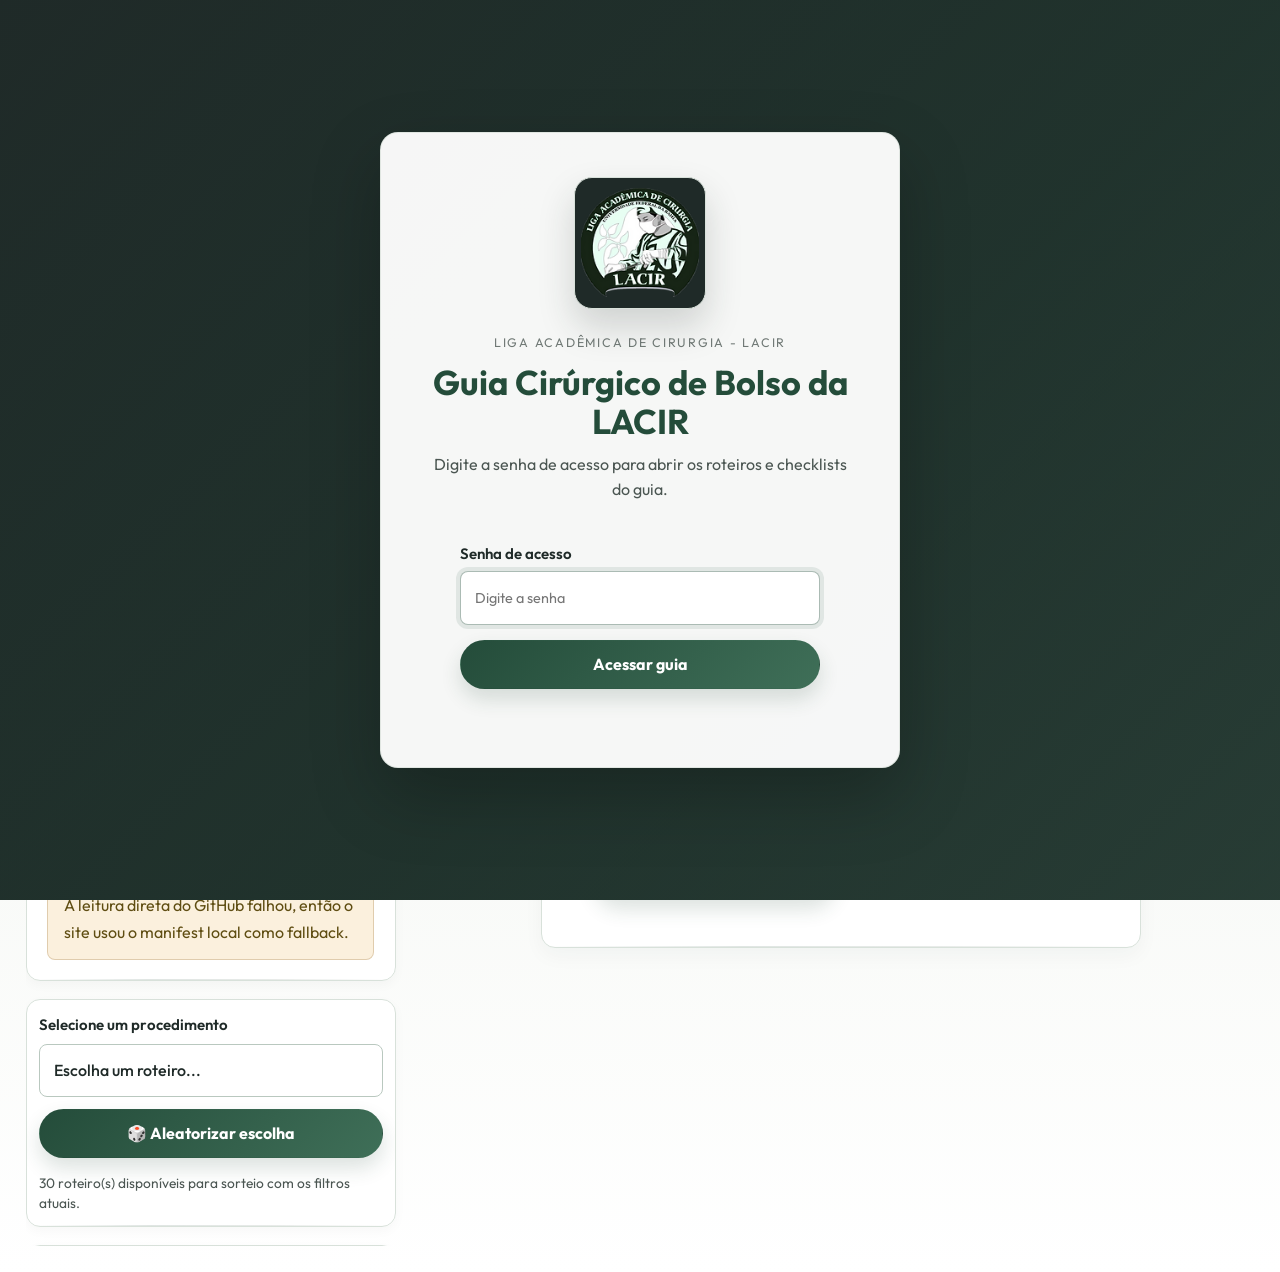
<file: index.html>
<!doctype html>
<html lang="pt-BR">
  <head>
    <meta charset="UTF-8" />
    <meta name="viewport" content="width=device-width, initial-scale=1.0" />
    <title>Guia de Cirurgia de Bolso da LACIR</title>
    <link rel="preconnect" href="https://fonts.googleapis.com">
    <link rel="preconnect" href="https://fonts.gstatic.com" crossorigin>
    <link href="https://fonts.googleapis.com/css2?family=Inter:wght@400;500;600;700&family=Outfit:wght@400;500;600;700&display=swap" rel="stylesheet">
    <meta name="description" content="Guia cirúrgico de bolso da LACIR, com roteiros práticos, checklists de estudo e sequências passo a passo para procedimentos cirúrgicos." />
    <meta name="theme-color" content="#244C3A" />

    <!-- Open Graph / Facebook -->
    <meta property="og:type" content="website" />
    <meta property="og:title" content="Guia de Cirurgia de Bolso da LACIR" />
    <meta property="og:description" content="Roteiros práticos, checklists e sequências de estudo para procedimentos cirúrgicos." />
    <meta property="og:image" content="assets/lacir-logo.png" />

    <!-- Twitter/X -->
    <meta name="twitter:card" content="summary_large_image" />
    <meta name="twitter:title" content="Guia de Cirurgia de Bolso da LACIR" />
    <meta name="twitter:description" content="Roteiros práticos, checklists e sequências de estudo para procedimentos cirúrgicos." />
    <meta name="twitter:image" content="assets/lacir-logo.png" />

    <link
      rel="icon"
      type="image/svg+xml"
      href="data:image/svg+xml,%3Csvg xmlns='http://www.w3.org/2000/svg' viewBox='0 0 64 64'%3E%3Crect width='64' height='64' rx='10' fill='%23244C3A'/%3E%3Ctext x='32' y='38' text-anchor='middle' font-family='Arial,sans-serif' font-size='15' font-weight='700' fill='white'%3ELACIR%3C/text%3E%3C/svg%3E"
    />
    <link rel="stylesheet" href="styles.css" />
  </head>
  <body>
    <section id="accessGate" class="access-gate" aria-labelledby="accessGateTitle">
      <div class="access-gate-card">
        <div class="access-logo-mark" data-logo-src="assets/lacir-logo-oficial.png">
          <img
            alt="Logo da LACIR"
            class="lacir-logo"
            width="96"
            height="96"
            loading="eager"
            decoding="async"
            hidden
          />
          <span class="lacir-logo-fallback" role="img" aria-label="Logo da LACIR">
            LACIR
          </span>
        </div>

        <div class="access-gate-copy">
          <p class="eyebrow">Liga Acadêmica de Cirurgia - LACIR</p>
          <h2 id="accessGateTitle">Guia Cirúrgico de Bolso da LACIR</h2>
          <p>Digite a senha de acesso para abrir os roteiros e checklists do guia.</p>
        </div>

        <form id="accessGateForm" class="access-gate-form" autocomplete="off">
          <label class="field access-password-field" for="accessPasswordInput">
            <span>Senha de acesso</span>
            <input
              type="password"
              id="accessPasswordInput"
              inputmode="text"
              autocomplete="current-password"
              placeholder="Digite a senha"
            />
          </label>

          <button type="submit" class="button button-primary access-gate-button">
            Acessar guia
          </button>

          <p id="accessGateMessage" class="access-gate-message" aria-live="polite"></p>
        </form>
      </div>
    </section>

    <div class="page-shell">
      <header class="topbar">
        <div class="topbar-main">
          <div class="lacir-logo-frame" data-logo-src="assets/lacir-logo-oficial.png">
            <img
              alt="Logo da LACIR"
              class="lacir-logo"
              width="72"
              height="72"
              loading="eager"
              decoding="async"
              hidden
            />
            <span class="lacir-logo-fallback" role="img" aria-label="Logo da LACIR">
              LACIR
            </span>
          </div>

          <div class="topbar-copy">
            <p class="eyebrow">Liga Acadêmica de Cirurgia - LACIR</p>
            <h1>Guia de Cirurgia de Bolso da LACIR</h1>
            <p class="topbar-description">
              Roteiros práticos, checklists e sequências de estudo para procedimentos cirúrgicos.
            </p>
          </div>
        </div>

        <div class="topbar-actions">
          <button type="button" id="clearSavedProgressButton" class="button button-ghost">
            Limpar progresso
          </button>
        </div>
      </header>

      <nav class="main-nav">
        <button type="button" id="practiceSectionTab" class="nav-tab is-active">
          <span class="nav-tab-icon">📖</span> Roteiros Práticos
        </button>
        <button type="button" id="theorySectionTab" class="nav-tab">
          <span class="nav-tab-icon">🔧</span> Teoria Cirúrgica
        </button>
      </nav>

      <section class="panel status-panel">
        <div class="status-container-compact">
          <div class="status-left">
            <span class="status-icon">📚</span>
            <p id="statusMessage" class="status-message" aria-live="polite">
              Preparando leitura dos roteiros...
            </p>
          </div>
          <div class="status-center">
            <div class="loading-panel-simple">
              <div class="progress-track" aria-hidden="true">
                <div id="loadingProgressBar" class="progress-fill"></div>
              </div>
            </div>
          </div>
          <div class="status-right">
            <button type="button" id="reloadProceduresButton" class="button button-secondary button-compact">
              Recarregar
            </button>
          </div>
        </div>

        <!-- Elementos técnicos legados mantidos ocultos para compatibilidade com o script.js -->
        <div class="hidden-technical-elements" style="display: none !important;">
          <details class="status-details">
            <summary>Detalhes da sincronização</summary>
            <div class="status-grid">
              <article class="status-card">
                <span class="status-label">Roteiros únicos</span>
                <strong id="loadedProcedureCount">0</strong>
                <small id="statusProcedureBreakdown">Aguardando carregamento</small>
              </article>
              <article class="status-card">
                <span class="status-label">Fonte dos roteiros</span>
                <strong id="dataSourceLabel">Carregando</strong>
                <small id="configSummary">Configuração ainda não lida.</small>
              </article>
              <article class="status-card">
                <span class="status-label">Arquivos processados</span>
                <strong id="fileLoadSummary">0</strong>
                <small id="issueSummary">Sem erros de importação.</small>
              </article>
            </div>
            <div class="loading-panel" aria-live="polite">
              <div class="loading-meta">
                <span id="loadingLabel">Aguardando</span>
                <span id="loadingCounter">0 / 0</span>
              </div>
            </div>
          </details>

          <div class="status-actions">
            <button type="button" id="importSingleButton">Importar arquivo local</button>
            <button type="button" id="importMultipleButton">Importar vários arquivos locais</button>
            <button type="button" id="clearLocalImportsButton">Limpar importação local</button>
          </div>

          <input
            type="file"
            id="singleFileInput"
            accept=".json,.txt,application/json,text/plain"
            hidden
          />
          <input
            type="file"
            id="multipleFilesInput"
            accept=".json,.txt,application/json,text/plain"
            multiple
            hidden
          />
        </div>
      </section>

      <div id="practiceSection" class="main-section">
        <div class="layout">
        <aside class="sidebar">
          <section class="panel sidebar-intro">
            <div class="panel-heading">
              <div>
                <p class="eyebrow">Seleção</p>
                <h2>Roteiros</h2>
              </div>

              <span id="procedureCountBadge" class="badge neutral-badge">0 / 0</span>
            </div>

            <p class="sidebar-copy">
              Busque por nome, filtre por categoria e escolha um roteiro para estudar no modo
              completo ou na sequência passo a passo.
            </p>

            <label class="field">
              <span>Buscar por nome</span>
              <input
                type="search"
                id="searchInput"
                placeholder="Ex.: punção lombar, paracentese, sutura..."
                autocomplete="off"
              />
            </label>

            <label class="field">
              <span>Categoria</span>
              <select id="categoryFilter">
                <option value="all">Todas as categorias</option>
              </select>
            </label>

            <div class="favorites-filter-container">
              <button type="button" id="toggleFavoritesFilterButton" class="button button-secondary button-full">
                Filtrar favoritos <span>☆</span>
              </button>
            </div>

            <div id="loadMessage" class="message hidden" aria-live="polite"></div>
          </section>

          <section class="panel procedure-panel">
            <div id="quickProcedurePicker" class="quick-picker" style="border: none; padding: 0; background: transparent; margin: 0; display: grid; gap: 12px;">
              <label class="field" style="margin-top: 0;">
                <span>Selecione um procedimento</span>
                <select id="quickProcedureSelect" class="procedure-select-dropdown">
                  <option value="">Escolha um roteiro...</option>
                </select>
              </label>

              <button
                type="button"
                id="randomProcedureButton"
                class="button button-primary quick-random-button"
                style="width: 100%;"
              >
                🎲 Aleatorizar escolha
              </button>

              <p id="quickProcedureHint" class="quick-picker-hint" style="margin-top: 4px;">
                O sorteio usa os roteiros visíveis com os filtros atuais.
              </p>
            </div>

            <div id="procedureList" style="display: none !important;"></div>
          </section>

          <section class="panel issues-panel">
            <div class="panel-heading">
              <div>
                <p class="eyebrow">Validação</p>
                <h2>Erros de importação</h2>
              </div>

              <span id="issueCountBadge" class="badge muted">0</span>
            </div>

            <div id="issuesList" class="issues-list" aria-live="polite"></div>
          </section>
        </aside>

        <main class="content">
          <section id="emptyState" class="empty-state">
            <div class="empty-state-card">
              <div class="empty-logo-mark" data-logo-src="assets/lacir-logo-oficial.png">
                <img
                  alt="Logo da LACIR"
                  class="lacir-logo"
                  width="56"
                  height="56"
                  loading="lazy"
                  decoding="async"
                  hidden
                />
                <span class="lacir-logo-fallback" role="img" aria-label="Logo da LACIR">
                  LACIR
                </span>
              </div>
              <p class="eyebrow">Guia de Bolso LACIR</p>
              <h2 id="emptyStateTitle">Escolha um procedimento para começar</h2>
              <p id="emptyStateText">
                Selecione um roteiro na barra lateral para revisar as etapas críticas no Modo Estudo ou treinar a sequência passo a passo no Modo Sequência.
              </p>
              <div class="empty-state-actions">
                <button type="button" id="hubViewListButton" class="button button-primary">
                  <span class="action-icon">📖</span> Ver roteiros
                </button>
                <button type="button" id="hubRandomButton" class="button button-secondary">
                  <span class="action-icon">🎲</span> Aleatorizar escolha
                </button>
              </div>
            </div>
          </section>

          <section id="procedureView" class="procedure-view hidden">
            <article class="hero panel">
              <div class="hero-copy">
                <div class="hero-meta-row">
                  <span id="selectedCategory" class="badge category-badge"></span>
                  <span id="selectedStepSummary" class="badge neutral-badge"></span>
                  <span id="selectedSourceBadge" class="badge muted"></span>
                </div>

                <div class="hero-title-row">
                  <h2 id="selectedProcedureName"></h2>
                  <button type="button" id="selectedProcedureFavoriteButton" class="favorite-hero-button" title="Adicionar aos favoritos" aria-label="Favoritar procedimento">
                    ☆
                  </button>
                </div>
                <p id="selectedProcedureDescription" class="hero-description"></p>

                <div class="hero-file-row">
                  <span id="selectedFileLabel" class="hero-file-label"></span>
                </div>

                <div class="hero-actions">
                  <button type="button" id="studyModeButton" class="button button-primary">
                    Modo Estudo
                  </button>
                  <button type="button" id="sequenceModeButton" class="button button-secondary">
                    Modo Sequência
                  </button>
                  <button type="button" id="focusModeButton" class="button button-secondary">
                    Modo Foco
                  </button>
                  <button type="button" id="backToStartButton" class="button button-ghost">
                    Voltar ao início
                  </button>
                </div>
              </div>

              <div id="heroImageWrapper" class="hero-image-wrapper hidden">
                <img id="heroImage" alt="" />
              </div>
            </article>

            <section id="studyView" class="view-block">
              <div class="panel info-panel">
                <div class="section-header info-section-header">
                  <div>
                    <p class="eyebrow">Informações adicionais</p>
                    <h3>Informações do procedimento</h3>
                  </div>
                  <div class="info-global-actions">
                    <button type="button" id="openAllInfoButton" class="button button-ghost button-compact">
                      <span class="action-icon">📂</span> Abrir tudo
                    </button>
                    <button type="button" id="closeAllInfoButton" class="button button-ghost button-compact">
                      <span class="action-icon">📁</span> Fechar tudo
                    </button>
                    <button type="button" id="stepsOnlyButton" class="button button-ghost button-compact">
                      <span class="action-icon">🎯</span> Mostrar só passos
                    </button>
                  </div>
                </div>

                <div id="detailsContainer" class="details-grid"></div>
              </div>

              <div class="panel">
                <div class="section-header">
                  <div>
                    <p class="eyebrow">Checklist detalhado</p>
                    <h3>Passos do procedimento</h3>
                  </div>

                  <button type="button" id="clearChecklistButton" class="button button-ghost">
                    Desmarcar tudo
                  </button>
                </div>

                <div id="checklistProgressText" class="section-meta"></div>
                <div id="studyStepsList" class="step-list"></div>
              </div>
            </section>

            <section id="sequenceSection" class="view-block hidden">
              <div id="sequenceSummary" class="panel sequence-summary">
                <div class="sequence-topline">
                  <div>
                    <p class="eyebrow">Treino de sequência</p>
                    <h3>Progresso atual</h3>
                  </div>

                  <div class="sequence-summary-actions">
                    <div id="sequenceCounter" class="sequence-counter">0 / 0</div>
                    <button
                      type="button"
                      id="toggleSequencePinButton"
                      class="button button-ghost button-compact sequence-pin-toggle"
                    >
                      Desfixar do topo
                    </button>
                  </div>
                </div>

                <div class="progress-track" aria-hidden="true">
                  <div id="sequenceProgressBar" class="progress-fill"></div>
                </div>

                <div class="sequence-controls">
                  <button type="button" id="previousStepButton" class="button button-ghost">
                    Voltar um passo
                  </button>
                  <button type="button" id="nextStepButton" class="button button-primary">
                    Próximo passo
                  </button>
                  <button type="button" id="restartSequenceButton" class="button button-secondary">
                    Reiniciar procedimento
                  </button>
                </div>

                <p class="sequence-shortcut-hint">
                  Dica: <strong>Espaço</strong> avança, <strong>&larr;</strong> volta e
                  <strong>R</strong> reinicia.
                </p>
              </div>

              <div class="panel">
                <div class="section-header">
                  <div>
                    <p class="eyebrow">Sequência revelada</p>
                    <h3>Passos já exibidos</h3>
                  </div>
                </div>

                <div id="sequenceIntro" class="sequence-intro">
                  Clique em <strong>Próximo passo</strong> para revelar a sequência do procedimento.
                </div>

                <div id="sequenceStepsList" class="step-list"></div>
              </div>

              <div class="sequence-mobile-bar" aria-label="Controles rápidos da sequência">
                <button type="button" id="mobilePreviousStepButton" class="button button-ghost">
                  Voltar
                </button>
                <button type="button" id="mobileNextStepButton" class="button button-primary">
                  Próximo
                </button>
                <button type="button" id="mobileRestartSequenceButton" class="button button-secondary">
                  Reiniciar
                </button>
              </div>
            </section>
          </section>
        </main>
      </div>
      </div> <!-- Close #practiceSection -->

      <div id="theorySection" class="main-section hidden">
        <div class="teoria-layout">
          <aside class="teoria-sidebar">
            <section class="panel teoria-sidebar-panel">
              <div class="panel-heading">
                <div>
                  <p class="eyebrow">Conteúdo</p>
                  <h2>Teoria Cirúrgica</h2>
                </div>
              </div>
              <p class="sidebar-copy">
                Estude os fundamentos cirúrgicos teóricos, visite materiais e teste seus conhecimentos com perguntas rápidas.
              </p>
              <div id="teoriaModulesList" class="teoria-modules-list">
                <!-- Modules loaded dynamically -->
              </div>
            </section>
          </aside>

          <main class="teoria-content">
            <div id="teoriaEmptyState" class="teoria-empty-state">
              <div class="empty-state-card">
                <div class="empty-logo-mark">🔧</div>
                <p class="eyebrow">Teoria Cirúrgica</p>
                <h2>Selecione um módulo teórico</h2>
                <p>Escolha um dos temas na barra lateral para começar seu estudo teórico, visualizar os instrumentais e realizar revisões.</p>
              </div>
            </div>

            <div id="teoriaActiveModule" class="teoria-active-module hidden">
              <!-- Active module content loaded dynamically -->
            </div>
          </main>
        </div>
      </div>
    </div>

    <script src="script.js"></script>
    <script src="teoria.js"></script>
  </body>
</html>
</file>
<file: styles.css>
:root {
  --bg: #f6f8f5;
  --bg-soft: #eef5f0;
  --surface: rgba(255, 255, 255, 0.98);
  --surface-strong: #ffffff;
  --surface-muted: #eef5f0;
  --border: #d8e1da;
  --border-strong: #b9c8bf;
  --text: #1f2a28;
  --muted: #4b5652;
  --accent: #244c3a;
  --accent-strong: #1f2a28;
  --accent-soft: #ddeae2;
  --green: #3f6f58;
  --green-soft: #eef5f0;
  --critical: #244c3a;
  --critical-soft: #eef5f0;
  --warning: #74621c;
  --warning-soft: #fff4d6;
  --shadow: 0 8px 20px rgba(31, 42, 40, 0.04);
  --shadow-soft: 0 4px 12px rgba(31, 42, 40, 0.03);
  --radius-lg: 14px;
  --radius-md: 10px;
  --radius-sm: 8px;
  --sans: "Outfit", "Inter", "Segoe UI Variable", "Segoe UI", sans-serif;
  --serif: "Outfit", "Iowan Old Style", "Georgia", serif;
}

* {
  box-sizing: border-box;
}

html {
  scroll-behavior: smooth;
}

body {
  margin: 0;
  min-height: 100vh;
  font-family: var(--sans);
  font-size: 1rem;
  line-height: 1.7;
  color: var(--text);
  overflow-x: hidden;
  overflow-y: auto;
  background: linear-gradient(180deg, var(--bg-soft) 0%, var(--bg) 56%, #ffffff 100%);
}

body::before {
  content: "";
  position: fixed;
  inset: 0;
  pointer-events: none;
  background-image:
    linear-gradient(rgba(36, 76, 58, 0.025) 1px, transparent 1px),
    linear-gradient(90deg, rgba(66, 93, 74, 0.025) 1px, transparent 1px);
  background-size: 36px 36px;
  opacity: 0.58;
  mask-image: linear-gradient(180deg, rgba(0, 0, 0, 0.26), transparent 86%);
}

img {
  max-width: 100%;
  display: block;
}

button,
input,
select {
  font: inherit;
}

button {
  cursor: pointer;
  border: 0;
}

button:focus-visible,
input:focus-visible,
select:focus-visible,
summary:focus-visible,
.step-check:focus-within {
  outline: 3px solid rgba(36, 76, 58, 0.22);
  outline-offset: 3px;
}

.hidden {
  display: none !important;
}

[hidden] {
  display: none !important;
}

.page-shell {
  max-width: 1740px;
  margin: 0 auto;
  padding: clamp(16px, 2vw, 28px);
}

.access-gate {
  position: fixed;
  inset: 0;
  z-index: 1000;
  display: grid;
  place-items: center;
  padding: 24px;
  background:
    linear-gradient(rgba(31, 42, 40, 0.74), rgba(31, 42, 40, 0.74)),
    linear-gradient(135deg, #1f2a28 0%, #244c3a 58%, #3f6f58 100%);
}

.access-gate.is-unlocked {
  display: none;
}

.access-gate-card {
  width: min(100%, 520px);
  display: grid;
  justify-items: center;
  gap: 24px;
  padding: clamp(26px, 5vw, 44px);
  border: 1px solid rgba(216, 225, 218, 0.72);
  border-radius: 18px;
  background: rgba(255, 255, 255, 0.96);
  box-shadow: 0 28px 70px rgba(0, 0, 0, 0.24);
  text-align: center;
}

.access-logo-mark {
  display: inline-grid;
  place-items: center;
  width: clamp(92px, 18vw, 132px);
  height: clamp(92px, 18vw, 132px);
  padding: 6px;
  border: 1px solid var(--border);
  border-radius: 18px;
  background: #1f2a28;
  box-shadow: 0 18px 36px rgba(31, 42, 40, 0.18);
  overflow: hidden;
}

.access-gate-copy {
  display: grid;
  gap: 10px;
}

.access-gate-copy h2 {
  margin: 0;
  color: var(--accent);
  font-family: var(--serif);
  font-size: 2.15rem;
  line-height: 1.15;
  letter-spacing: 0;
}

.access-gate-copy p {
  max-width: 34rem;
  margin: 0 auto;
  color: var(--muted);
  line-height: 1.6;
}

.access-gate-form {
  width: min(100%, 360px);
  display: grid;
  gap: 14px;
}

.access-password-field {
  margin-top: 0;
  text-align: left;
}

.access-gate-button {
  width: 100%;
}

.access-gate-message {
  min-height: 1.4em;
  margin: 0;
  color: #74621c;
  font-size: 0.92rem;
  font-weight: 700;
}

.topbar {
  display: flex;
  align-items: center;
  justify-content: space-between;
  gap: 20px;
  padding: clamp(20px, 2vw, 26px) clamp(22px, 2.4vw, 32px);
  margin-bottom: 18px;
  border: 1px solid var(--border);
  border-top: 4px solid var(--accent);
  border-radius: var(--radius-lg);
  background: linear-gradient(135deg, #ffffff 0%, #f6f8f5 68%, rgba(221, 232, 218, 0.72) 100%);
  color: var(--text);
  box-shadow: var(--shadow-soft);
}

.topbar-main {
  display: flex;
  align-items: center;
  gap: 18px;
  min-width: 0;
}

.topbar-copy {
  display: grid;
  gap: 8px;
  max-width: 860px;
  min-width: 0;
}

.topbar h1,
.status-intro h2,
.hero h2,
.section-header h3,
.empty-state h2,
.procedure-card h3 {
  margin: 0;
  font-family: var(--serif);
  font-weight: 600;
  letter-spacing: 0;
}

.topbar h1 {
  color: var(--accent);
  font-size: 2.35rem;
  line-height: 1.12;
}

.topbar-description,
.status-message,
.sidebar-copy,
.hero-description,
.section-meta,
.procedure-card p,
.empty-state p,
.message,
.sequence-intro,
.detail-list,
.overview-card ul,
.step-description,
.status-card small,
.hero-file-label,
.issue-copy,
.topbar-description {
  color: var(--muted);
  line-height: 1.65;
}

.topbar-description {
  color: var(--muted);
  max-width: 760px;
  margin: 0;
}

.topbar-actions,
.status-actions,
.hero-actions,
.sequence-controls {
  display: flex;
  gap: 12px;
  flex-wrap: wrap;
}

.topbar-actions {
  justify-content: flex-end;
  flex: 0 0 auto;
}

.lacir-logo-frame,
.empty-logo-mark {
  display: inline-grid;
  place-items: center;
  flex: 0 0 auto;
  width: 68px;
  height: 68px;
  padding: 4px;
  border: 1px solid var(--border);
  border-radius: var(--radius-md);
  background: #1f2a28;
  box-shadow: 0 10px 20px rgba(31, 42, 40, 0.08);
  overflow: hidden;
}

.lacir-logo {
  width: 100%;
  height: 100%;
  object-fit: contain;
}

.lacir-logo-fallback {
  display: grid;
  place-items: center;
  width: 100%;
  height: 100%;
  border-radius: calc(var(--radius-md) - 2px);
  background: var(--accent);
  color: #ffffff;
  font-size: 0.74rem;
  font-weight: 800;
  letter-spacing: 0.08em;
}

.eyebrow {
  margin: 0;
  font-size: 0.78rem;
  letter-spacing: 0.14em;
  text-transform: uppercase;
  color: inherit;
  opacity: 0.78;
}

.layout {
  display: grid;
  grid-template-columns: minmax(330px, 380px) minmax(0, 1fr);
  gap: 22px;
  align-items: start;
}

.sidebar,
.content,
.view-block {
  display: grid;
  gap: 18px;
}

.sidebar {
  position: sticky;
  top: 18px;
  max-height: calc(100dvh - 36px);
  align-self: start;
  overflow-y: auto;
  overscroll-behavior: contain;
  -webkit-overflow-scrolling: touch;
  padding-right: 6px;
  margin-right: -6px;
  scrollbar-gutter: stable;
  scrollbar-width: thin;
  scrollbar-color: rgba(36, 76, 58, 0.32) transparent;
}

.panel,
.empty-state-card {
  position: relative;
  overflow: hidden;
  border: 1px solid var(--border);
  border-radius: var(--radius-lg);
  background: var(--surface);
  backdrop-filter: blur(18px);
  box-shadow: var(--shadow-soft);
}

.panel::after,
.empty-state-card::after {
  content: "";
  position: absolute;
  inset: auto 0 0 0;
  height: 1px;
  background: linear-gradient(90deg, transparent, rgba(36, 76, 58, 0.14), rgba(66, 93, 74, 0.12), transparent);
}

.status-panel,
.sidebar-intro,
.procedure-panel,
.issues-panel,
.hero,
.sequence-summary,
.empty-state-card,
.panel {
  padding: clamp(18px, 1.6vw, 24px);
}

.status-panel {
  display: grid;
  gap: 14px;
  margin-bottom: 22px;
}

.status-header-simple {
  display: flex;
  justify-content: space-between;
  align-items: center;
  gap: 16px;
  flex-wrap: wrap;
  width: 100%;
}

.status-title-group {
  display: flex;
  align-items: center;
  gap: 10px;
}

.status-title-group h2 {
  margin: 0;
  font-family: var(--serif);
  font-size: 1.55rem;
  color: var(--accent);
}

.status-info-simple {
  display: grid;
  grid-template-columns: minmax(0, 1.5fr) minmax(200px, 1fr);
  align-items: center;
  gap: 20px;
  margin-top: 6px;
}

.loading-panel-simple {
  display: flex;
  align-items: center;
  width: 100%;
}

/* Thinner progress track */
.status-panel .progress-track {
  height: 6px;
  background: var(--border);
  position: relative;
  overflow: hidden;
}

/* Indeterminate progress bar */
.progress-fill.is-indeterminate {
  width: 30% !important;
  animation: progressIndeterminate 1.5s infinite linear;
  background: linear-gradient(90deg, transparent, var(--accent), var(--green), transparent);
}

@keyframes progressIndeterminate {
  0% {
    transform: translateX(-100%);
  }
  100% {
    transform: translateX(330%);
  }
}

@media (max-width: 880px) {
  .status-info-simple {
    grid-template-columns: 1fr;
    gap: 12px;
  }
}

.status-message {
  margin: 0;
  padding: 10px 14px;
  border: 1px solid var(--border);
  border-radius: var(--radius-sm);
  background: #ffffff;
}

.status-details {
  display: grid;
  gap: 14px;
  border: 1px solid var(--border);
  border-radius: var(--radius-md);
  background: rgba(255, 255, 255, 0.72);
}

.status-details summary {
  display: flex;
  align-items: center;
  justify-content: space-between;
  gap: 14px;
  padding: 12px 14px;
  cursor: pointer;
  color: var(--accent);
  font-weight: 800;
  list-style: none;
}

.status-details summary::-webkit-details-marker {
  display: none;
}

.status-details summary::after {
  content: "+";
  display: inline-grid;
  place-items: center;
  width: 28px;
  height: 28px;
  border-radius: 999px;
  background: var(--accent-soft);
  color: var(--accent);
  transition: transform 180ms ease;
}

.status-details[open] summary::after {
  transform: rotate(45deg);
}

.status-details .status-grid,
.status-details .loading-panel {
  margin-inline: 14px;
}

.status-details .loading-panel {
  margin-bottom: 14px;
}

.status-grid {
  display: grid;
  grid-template-columns: repeat(3, minmax(0, 1fr));
  gap: 10px;
}

.status-card {
  display: grid;
  gap: 4px;
  padding: 14px;
  border-radius: var(--radius-md);
  border: 1px solid var(--border);
  background: #ffffff;
}

.status-card strong {
  font-size: 1.22rem;
  color: var(--accent-strong);
}

.status-label {
  font-size: 0.82rem;
  letter-spacing: 0.12em;
  text-transform: uppercase;
  color: var(--muted);
}

.loading-panel {
  display: grid;
  gap: 10px;
}

.loading-meta,
.panel-heading,
.section-header,
.sequence-topline,
.hero-meta-row,
.issue-meta {
  display: flex;
  align-items: center;
  justify-content: space-between;
  gap: 16px;
  flex-wrap: wrap;
}

.loading-meta {
  font-weight: 700;
}

.field {
  display: grid;
  gap: 6px;
  margin-top: 14px;
}

.field span {
  font-size: 0.94rem;
  font-weight: 600;
}

.field input,
.field select {
  width: 100%;
  padding: 12px 14px;
  border: 1px solid var(--border);
  border-radius: var(--radius-sm);
  background: #ffffff;
  color: var(--text);
  transition: border-color 180ms ease, box-shadow 180ms ease, transform 180ms ease;
}

.field input::placeholder {
  font-size: 0.9rem;
}

.field input:focus,
.field select:focus {
  outline: none;
  border-color: rgba(36, 76, 58, 0.38);
  box-shadow: 0 0 0 4px rgba(36, 76, 58, 0.1);
  transform: translateY(-1px);
}

.quick-picker {
  margin-top: 14px;
  display: grid;
  gap: 10px;
  padding: 12px;
  border: 1px solid var(--border);
  border-radius: var(--radius-md);
  background: var(--surface-muted);
}

.quick-picker-field {
  margin-top: 0;
}

.quick-random-button {
  width: 100%;
  border-color: transparent;
  background: var(--green);
  color: #ffffff;
  box-shadow: 0 10px 18px rgba(66, 93, 74, 0.16);
}

.quick-picker-hint {
  margin: 0;
  color: var(--muted);
  font-size: 0.86rem;
  line-height: 1.45;
}

.button {
  display: inline-flex;
  align-items: center;
  justify-content: center;
  min-height: 44px;
  padding: 10px 16px;
  border-radius: 999px;
  border: 1px solid transparent;
  font-weight: 700;
  transition:
    transform 180ms ease,
    box-shadow 180ms ease,
    background-color 180ms ease,
    color 180ms ease,
    border-color 180ms ease;
}

.button:hover:not(:disabled) {
  transform: translateY(-1px);
}

.button:disabled {
  cursor: not-allowed;
  opacity: 0.55;
}

.button-primary {
  background: linear-gradient(135deg, var(--accent), #3f6f58);
  color: #ffffff;
  box-shadow: 0 10px 20px rgba(36, 76, 58, 0.16);
}

.button-secondary {
  border-color: var(--border-strong);
  background: #ffffff;
  color: var(--accent);
}

.button-ghost {
  border: 1px solid var(--border-strong);
  background: rgba(255, 255, 255, 0.7);
  color: var(--text);
}

.message {
  margin-top: 18px;
  padding: 14px 16px;
  border-radius: var(--radius-sm);
  border: 1px solid var(--border);
  background: #ffffff;
}

.message.error {
  border-color: rgba(36, 76, 58, 0.22);
  background: var(--critical-soft);
  color: var(--critical);
}

.message.warning {
  border-color: rgba(138, 90, 22, 0.24);
  background: rgba(251, 240, 220, 0.95);
  color: #5f4d12;
}

.message.success {
  border-color: rgba(66, 93, 74, 0.24);
  background: var(--green-soft);
  color: var(--green);
}

.badge {
  display: inline-flex;
  align-items: center;
  gap: 6px;
  max-width: 100%;
  padding: 6px 10px;
  border-radius: 999px;
  font-size: 0.82rem;
  font-weight: 700;
  overflow-wrap: anywhere;
}

.badge.muted,
.neutral-badge {
  background: var(--green-soft);
  color: var(--green);
}

.category-badge {
  background: var(--accent-soft);
  color: var(--accent);
}

.badge.error-badge {
  background: var(--critical-soft);
  color: var(--critical);
}

.badge.warning-badge {
  background: var(--warning-soft);
  color: var(--warning);
}

.badge.success-badge {
  background: var(--green-soft);
  color: var(--green);
}

.procedure-list,
.issues-list,
.step-list {
  display: grid;
  gap: 12px;
}

.procedure-list {
  overflow: visible;
  padding-right: 0;
}

.procedure-panel {
  padding: 12px;
}

.procedure-card {
  padding: 12px;
  border: 1px solid var(--border);
  border-radius: var(--radius-md);
  background: #ffffff;
  transition:
    transform 180ms ease,
    border-color 180ms ease,
    box-shadow 180ms ease,
    background 180ms ease;
}

.procedure-card:hover {
  transform: translateY(-1px);
  border-color: rgba(36, 76, 58, 0.22);
  box-shadow: 0 8px 18px rgba(31, 42, 40, 0.06);
}

.procedure-card.is-active {
  border-color: rgba(36, 76, 58, 0.42);
  background: linear-gradient(135deg, rgba(241, 226, 223, 0.9), rgba(255, 255, 255, 0.96));
  box-shadow: inset 3px 0 0 var(--accent);
}

.procedure-card h3 {
  font-size: 1.05rem;
  margin: 7px 0 5px;
  line-height: 1.28;
}

.procedure-card p {
  display: -webkit-box;
  margin: 0 0 10px;
  overflow: hidden;
  -webkit-box-orient: vertical;
  -webkit-line-clamp: 2;
  font-size: 0.94rem;
  line-height: 1.45;
}

.procedure-card-footer {
  display: flex;
  justify-content: flex-start;
  align-items: center;
  gap: 12px;
  font-size: 0.84rem;
  color: var(--muted);
}

.procedure-step-count {
  display: inline-flex;
  align-items: center;
  min-height: 28px;
  padding: 4px 10px;
  border-radius: 999px;
  background: var(--green-soft);
  color: var(--green);
  font-weight: 700;
}

.issues-panel {
  display: grid;
  gap: 16px;
}

.issue-item,
.issue-empty {
  padding: 16px 18px;
  border-radius: var(--radius-md);
  border: 1px solid var(--border);
  background: #ffffff;
}

.issue-item.error {
  border-color: rgba(36, 76, 58, 0.2);
  background: var(--critical-soft);
}

.issue-item.warning {
  border-color: rgba(138, 90, 22, 0.2);
  background: rgba(251, 240, 220, 0.52);
}

.issue-title {
  margin: 0;
  font-size: 0.98rem;
  font-weight: 700;
}

.issue-copy {
  margin: 8px 0 0;
}

.content {
  min-height: 70vh;
  min-width: 0;
}

.empty-state {
  min-height: 60vh;
  display: grid;
  place-items: center;
}

.empty-state-card {
  max-width: 640px;
  padding: 44px;
}

.empty-logo-mark {
  width: 56px;
  height: 56px;
  margin-bottom: 18px;
  opacity: 0.94;
}

.empty-state h2 {
  font-size: 2.25rem;
  margin: 14px 0;
}

.hero {
  display: grid;
  grid-template-columns: minmax(0, 1.75fr) minmax(220px, 0.72fr);
  gap: 20px;
  align-items: center;
}

.hero-copy {
  display: grid;
  gap: 14px;
}

.hero h2 {
  font-size: 2.35rem;
  line-height: 1.08;
}

.hero-file-row {
  display: flex;
  flex-wrap: wrap;
  gap: 10px;
  min-width: 0;
}

.hero-file-label {
  display: inline-flex;
  align-items: center;
  gap: 10px;
  max-width: 100%;
  padding: 8px 12px;
  border-radius: 999px;
  border: 1px solid var(--border);
  background: #ffffff;
  overflow-wrap: anywhere;
  white-space: normal;
}

.hero-image-wrapper {
  min-height: 240px;
  border-radius: var(--radius-lg);
  overflow: hidden;
  background: linear-gradient(160deg, rgba(66, 93, 74, 0.13), rgba(250, 248, 244, 0.9));
  border: 1px solid var(--border);
}

.hero-image-wrapper img {
  width: 100%;
  height: 100%;
  object-fit: cover;
}

.overview-grid,
.details-grid {
  display: grid;
  gap: 14px;
}

.overview-grid {
  grid-template-columns: repeat(auto-fit, minmax(240px, 1fr));
}

.overview-card {
  padding: clamp(14px, 1.35vw, 18px);
  border-radius: var(--radius-md);
  border: 1px solid var(--border);
  background: #ffffff;
}

.overview-card h3 {
  margin: 0 0 8px;
  font-size: 1.04rem;
}

.overview-card ul {
  margin: 0;
  padding-left: 18px;
  font-size: 1rem;
  line-height: 1.62;
}

.details-grid {
  grid-template-columns: repeat(auto-fit, minmax(300px, 1fr));
}

/* Estilos para Acordeões (detail-panel) */
.detail-panel-wrapper {
  min-width: 0;
}

.detail-panel {
  border: 1px solid var(--border);
  border-radius: var(--radius-md);
  background: var(--surface-strong);
  box-shadow: 0 2px 6px rgba(31, 42, 40, 0.01);
  transition: border-color 0.2s ease, box-shadow 0.2s ease;
  overflow: hidden;
}

.detail-panel:hover {
  border-color: var(--border-strong);
  box-shadow: 0 4px 12px rgba(31, 42, 40, 0.03);
}

.detail-panel summary {
  list-style: none;
  display: flex;
  align-items: center;
  justify-content: space-between;
  gap: 12px;
  padding: 16px 20px;
  cursor: pointer;
  font-weight: 600;
  font-size: 1.04rem;
  color: var(--text);
  background: var(--surface-strong);
  transition: background-color 0.2s ease;
  user-select: none;
}

.detail-panel summary::-webkit-details-marker {
  display: none;
}

.detail-panel summary:hover {
  background-color: var(--bg-soft);
}

.detail-panel[open] {
  border-color: var(--green);
}

.detail-panel[open] summary {
  border-bottom: 1px solid var(--border);
  background-color: var(--bg-soft);
}

.detail-panel summary::after {
  content: "▼";
  font-size: 0.8rem;
  color: var(--green);
  transition: transform 0.25s ease;
}

.detail-panel[open] summary::after {
  transform: rotate(-180deg);
}

.detail-content {
  padding: 20px;
  background: var(--surface-strong);
}

.detail-list {
  margin: 0;
  padding-left: 20px;
  font-size: 1rem;
  line-height: 1.68;
}

.detail-list li {
  color: var(--muted);
}

.detail-list li + li {
  margin-top: 6px;
}

/* Painel de Informações Globais */
.info-section-header {
  display: flex;
  justify-content: space-between;
  align-items: center;
  gap: 16px;
}

.info-global-actions {
  display: flex;
  gap: 8px;
  flex-wrap: wrap;
}

.action-icon {
  margin-right: 4px;
}

/* Empty State Hub */
.empty-state {
  padding: 40px 20px;
}

.empty-state-card {
  max-width: 600px;
  margin: 0 auto;
  text-align: center;
  border-radius: var(--radius-lg);
  padding: 48px 32px;
  background: #ffffff;
  border: 1px solid var(--border);
  box-shadow: var(--shadow);
  display: flex;
  flex-direction: column;
  align-items: center;
}

.empty-state-actions {
  display: flex;
  gap: 12px;
  justify-content: center;
  margin-top: 24px;
  width: 100%;
  flex-wrap: wrap;
}

.empty-state-actions .button {
  flex: 1;
  min-width: 180px;
  max-width: 240px;
}

/* Polimento dos Cards de Passos */
.step-card {
  position: relative;
  display: grid;
  gap: 16px;
  width: 100%;
  padding: clamp(16px, 1.8vw, 24px);
  border-radius: var(--radius-lg);
  border: 1px solid var(--border);
  background: #ffffff;
  transition: transform 180ms ease, border-color 180ms ease, box-shadow 180ms ease, background-color 180ms ease;
  box-shadow: 0 4px 10px rgba(31, 42, 40, 0.02);
}

.step-card:hover {
  transform: translateY(-2px);
  border-color: var(--border-strong);
  box-shadow: var(--shadow);
}

.step-card.is-checked {
  border-color: var(--green);
  background: linear-gradient(135deg, rgba(221, 232, 218, 0.4), #ffffff);
}

.step-card.is-critical {
  border-left: 5px solid #d4a373; /* Cor bronze/alerta em vez de vermelho agressivo */
}

.step-card.is-current {
  border-color: var(--green);
  box-shadow: 0 16px 32px rgba(31, 42, 40, 0.06), inset 0 0 0 1px rgba(36, 76, 58, 0.08);
}

.step-card.is-revealed {
  animation: stepRevealPulse 1.45s ease;
}

.step-topline {
  display: flex;
  align-items: flex-start;
  justify-content: space-between;
  gap: 14px;
}

.step-title-group {
  display: flex;
  gap: 12px;
  align-items: flex-start;
  min-width: 0;
}

.step-number {
  min-width: 44px;
  min-height: 44px;
  display: inline-grid;
  place-items: center;
  border-radius: var(--radius-md);
  background: var(--accent-soft);
  color: var(--accent);
  font-weight: 800;
  font-size: 1.1rem;
  flex: 0 0 auto;
}

.step-meta {
  min-width: 0;
}

.step-title-group h4 {
  margin: 0 0 7px;
  font-size: 1.22rem;
  line-height: 1.28;
}

.step-badges {
  display: flex;
  gap: 8px;
  flex-wrap: wrap;
}

.critical-badge {
  background: rgba(251, 240, 220, 0.96);
  color: #5f4d12;
}

.checked-badge {
  background: var(--green-soft);
  color: var(--green);
}

.step-description {
  margin: 0;
  max-width: 92ch;
  font-size: 1.04rem;
  line-height: 1.72;
  color: var(--text);
}

.step-alert {
  display: grid;
  gap: 4px;
  padding: 12px 14px 12px 16px;
  border-radius: var(--radius-md);
  border: 1px solid rgba(212, 163, 115, 0.2);
  border-left: 4px solid #d4a373;
  background: #fffbf0;
  color: #6a4f1d;
  line-height: 1.62;
  font-size: 0.96rem;
}

.step-alert::before {
  content: "Atenção";
  font-size: 0.76rem;
  font-weight: 800;
  letter-spacing: 0.1em;
  text-transform: uppercase;
  color: #8a5a16;
}

.step-subactions {
  display: grid;
  gap: 8px;
  padding: 16px;
  border-radius: var(--radius-md);
  border: 1px solid var(--border);
  background: var(--bg-soft);
}

.step-subactions-title {
  font-size: 0.86rem;
  font-weight: 800;
  letter-spacing: 0.12em;
  text-transform: uppercase;
  color: var(--green);
}

.step-subaction-list {
  display: grid;
  gap: 6px;
  margin: 0;
  padding: 0;
  list-style: none;
}

.step-subaction-item {
  display: grid;
  grid-template-columns: auto minmax(0, 1fr);
  gap: 10px;
  align-items: start;
  padding: 10px 14px;
  border-radius: var(--radius-sm);
  background: #ffffff;
  color: var(--text);
  font-size: 0.95rem;
  line-height: 1.55;
  border: 1px solid var(--border);
}

.step-subaction-label {
  display: inline-grid;
  place-items: center;
  min-width: 34px;
  min-height: 28px;
  padding: 2px 8px;
  border-radius: 999px;
  background: var(--green-soft);
  font-weight: 800;
  color: var(--green);
  font-size: 0.8rem;
}

.step-image {
  width: 100%;
  border-radius: var(--radius-lg);
  overflow: hidden;
  border: 1px solid var(--border);
  background: #ffffff;
}

.step-image img {
  width: 100%;
  max-height: 360px;
  object-fit: cover;
}

.step-actions {
  display: flex;
  justify-content: flex-end;
}

.step-check {
  display: inline-flex;
  align-items: center;
  gap: 8px;
  padding: 8px 14px;
  border-radius: 999px;
  border: 1px solid var(--border-strong);
  background: #ffffff;
  font-weight: 700;
  color: var(--accent);
  white-space: nowrap;
  transition: background-color 0.2s ease, border-color 0.2s ease;
  cursor: pointer;
}

.step-check:hover {
  background-color: var(--bg-soft);
  border-color: var(--accent);
}

.step-check-inline {
  flex: 0 0 auto;
  margin-top: 2px;
}

.step-check input {
  width: 18px;
  height: 18px;
  accent-color: var(--accent);
  cursor: pointer;
}

.sequence-summary {
  display: grid;
  gap: 14px;
  position: sticky;
  top: 18px;
  z-index: 2;
  transition:
    padding 180ms ease,
    gap 180ms ease,
    box-shadow 180ms ease,
    border-radius 180ms ease,
    transform 180ms ease;
}

.sequence-summary.is-static {
  position: static;
}

.sequence-summary.is-condensed {
  gap: 10px;
  padding: 12px 16px;
  border-radius: var(--radius-lg);
  box-shadow: 0 12px 24px rgba(31, 42, 40, 0.1);
}

.sequence-summary.is-condensed .progress-track {
  height: 8px;
}

.sequence-summary.is-condensed .sequence-counter {
  font-size: 1.12rem;
}

.sequence-summary.is-condensed .button {
  min-height: 40px;
  padding: 9px 14px;
}

.sequence-summary.is-condensed .sequence-shortcut-hint {
  font-size: 0.82rem;
}

.sequence-summary.is-condensed .eyebrow {
  font-size: 0.72rem;
}

.sequence-summary.is-condensed h3 {
  font-size: 1.08rem;
}

.sequence-summary-actions {
  display: inline-flex;
  align-items: center;
  gap: 10px;
  flex-wrap: wrap;
  justify-content: flex-end;
}

.button-compact {
  min-height: 40px;
  padding: 9px 14px;
  font-size: 0.92rem;
}

.sequence-pin-toggle.is-active {
  border-color: rgba(36, 76, 58, 0.28);
  background: #ffffff;
}

.sequence-counter {
  font-size: 1.4rem;
  font-weight: 800;
  color: var(--accent);
}

.progress-track {
  width: 100%;
  height: 10px;
  border-radius: 999px;
  background: var(--accent-soft);
  overflow: hidden;
}

.progress-fill {
  width: 0;
  height: 100%;
  border-radius: inherit;
  background: linear-gradient(90deg, var(--accent), var(--green));
  transition: width 220ms ease;
}

.sequence-intro {
  margin-bottom: 18px;
  width: min(100%, 1040px);
  font-size: 1.04rem;
  line-height: 1.75;
}

.sequence-shortcut-hint {
  margin: 0;
  color: var(--muted);
  font-size: 0.94rem;
  line-height: 1.6;
}

.sequence-mobile-bar {
  display: none;
}

.empty-procedures,
.issue-empty {
  text-align: center;
  color: var(--muted);
}

@keyframes stepRevealPulse {
  0% {
    box-shadow:
      0 0 0 0 rgba(36, 76, 58, 0.18),
      inset 0 0 0 1px rgba(36, 76, 58, 0.08);
  }

  45% {
    box-shadow:
      0 0 0 10px rgba(36, 76, 58, 0),
      inset 0 0 0 1px rgba(36, 76, 58, 0.12);
  }

  100% {
    box-shadow:
      0 16px 32px rgba(31, 42, 40, 0.08),
      inset 0 0 0 1px rgba(36, 76, 58, 0.08);
  }
}

@media (max-width: 1220px) {
  .layout {
    grid-template-columns: 1fr;
  }

  .sidebar {
    position: static;
    max-height: none;
    overflow: visible;
    padding-right: 0;
    margin-right: 0;
    scrollbar-gutter: auto;
  }

  .procedure-list {
    max-height: none;
    overflow: visible;
  }

  .hero {
    grid-template-columns: 1fr;
  }
}

@media (max-width: 880px) {
  .status-grid {
    grid-template-columns: 1fr;
  }

  .status-details .status-grid,
  .status-details .loading-panel {
    margin-inline: 10px;
  }

  .status-intro,
  .topbar {
    flex-direction: column;
    align-items: flex-start;
  }
}

@media (max-width: 720px) {
  .page-shell {
    padding: 12px;
  }

  .topbar,
  .access-gate-card,
  .status-panel,
  .sidebar-intro,
  .procedure-panel,
  .issues-panel,
  .hero,
  .panel,
  .empty-state-card {
    padding: 18px;
  }

  .panel-heading,
  .section-header,
  .sequence-topline,
  .hero-meta-row,
  .step-topline,
  .loading-meta,
  .issue-meta {
    flex-direction: column;
    align-items: flex-start;
  }

  .status-actions,
  .hero-actions,
  .topbar-actions {
    width: 100%;
  }

  .status-actions .button,
  .hero-actions .button,
  .topbar-actions .button {
    flex: 1 1 100%;
  }

  .topbar-main {
    align-items: flex-start;
    gap: 12px;
  }

  .topbar h1 {
    font-size: 1.75rem;
  }

  .lacir-logo-frame {
    width: 52px;
    height: 52px;
    padding: 5px;
  }

  .empty-state h2,
  .hero h2,
  .access-gate-copy h2 {
    font-size: 1.85rem;
  }

  .field input,
  .field select,
  .button {
    min-height: 50px;
  }

  .quick-picker {
    padding: 12px 14px 14px;
  }

  .sidebar {
    gap: 14px;
  }

  .procedure-list {
    max-height: none;
    overflow: visible;
  }

  .procedure-card,
  .issue-item,
  .issue-empty {
    padding: 14px;
  }

  .procedure-card-footer {
    flex-wrap: wrap;
    align-items: flex-start;
  }

  .sequence-summary {
    position: static;
  }

  .sequence-summary-actions {
    width: 100%;
    justify-content: space-between;
  }

  .sequence-pin-toggle {
    display: none;
  }

  .sequence-controls {
    display: none;
  }

  #sequenceSection {
    padding-bottom: calc(104px + env(safe-area-inset-bottom, 0px));
  }

  .sequence-mobile-bar {
    position: fixed;
    left: 12px;
    right: 12px;
    bottom: calc(12px + env(safe-area-inset-bottom, 0px));
    z-index: 30;
    display: grid;
    grid-template-columns: repeat(3, minmax(0, 1fr));
    gap: 10px;
    padding: 10px;
    border: 1px solid var(--border);
    border-radius: var(--radius-lg);
    background: rgba(255, 255, 255, 0.94);
    backdrop-filter: blur(18px);
    box-shadow: 0 18px 36px rgba(31, 42, 40, 0.14);
  }

  .sequence-mobile-bar .button {
    min-height: 48px;
    padding-inline: 10px;
    font-size: 0.95rem;
  }

  .sequence-shortcut-hint {
    font-size: 0.88rem;
  }

  .step-card {
    width: 100%;
    border-radius: var(--radius-lg);
  }

  .step-title-group {
    width: 100%;
    gap: 12px;
  }

  .step-number {
    min-width: 44px;
    min-height: 44px;
  }

  .step-check {
    width: 100%;
    justify-content: center;
  }

  .step-actions {
    justify-content: flex-start;
  }

  .hero-meta-row {
    flex-direction: row;
    align-items: center;
  }

  .details-grid,
  .overview-grid {
    grid-template-columns: 1fr;
  }

  .step-subaction-item {
    grid-template-columns: 1fr;
    gap: 6px;
  }

  .step-subaction-label {
    justify-self: start;
  }
}

@media (max-width: 420px) {
  .topbar-main {
    gap: 10px;
  }

  .lacir-logo-frame {
    width: 44px;
    height: 44px;
  }
}

@media (max-width: 720px) {
  .info-section-header {
    flex-direction: column;
    align-items: stretch;
    gap: 12px;
  }

  .info-global-actions {
    width: 100%;
    display: flex;
    gap: 8px;
    justify-content: stretch;
  }

  .info-global-actions .button {
    flex: 1;
    min-height: 40px;
    font-size: 0.88rem;
  }
}

@media (prefers-reduced-motion: reduce) {
  *,
  *::before,
  *::after {
    animation-duration: 0.01ms !important;
    animation-iteration-count: 1 !important;
    transition-duration: 0.01ms !important;
    scroll-behavior: auto !important;
  }
}

/* ==========================================================================
   Biblioteca de Roteiros Compacta
   ========================================================================== */
.status-panel {
  display: block;
  padding: 12px clamp(18px, 1.6vw, 24px);
  margin-bottom: 20px;
  background: #ffffff;
  border-radius: var(--radius-lg);
  border: 1px solid var(--border);
  transition: padding 0.25s ease;
}

.status-panel.is-loading {
  padding: 18px clamp(18px, 1.6vw, 24px);
}

.status-container-compact {
  display: flex;
  align-items: center;
  justify-content: space-between;
  gap: 16px;
  width: 100%;
}

.status-left {
  display: flex;
  align-items: center;
  gap: 10px;
  min-width: 0;
  flex: 1 1 auto;
}

.status-icon {
  font-size: 1.2rem;
  flex-shrink: 0;
}

.status-message {
  margin: 0;
  font-size: 0.95rem;
  font-weight: 500;
  color: var(--text);
  overflow: hidden;
  text-overflow: ellipsis;
  white-space: nowrap;
}

.status-center {
  flex: 1 1 200px;
  max-width: 320px;
  display: flex;
  align-items: center;
}

.status-center .loading-panel-simple {
  width: 100%;
}

.status-panel.is-loaded .status-center {
  display: none;
}

.status-right {
  display: flex;
  align-items: center;
  flex-shrink: 0;
}

.button-compact {
  padding: 6px 14px;
  font-size: 0.88rem;
  min-height: 36px;
}

/* ==========================================================================
   Modo Foco
   ========================================================================== */
body.focus-mode .sidebar,
body.focus-mode .status-panel {
  display: none !important;
}

body.focus-mode .layout {
  grid-template-columns: 1fr;
}

body.focus-mode .content {
  max-width: 920px;
  width: 100%;
  margin: 0 auto;
}

/* ==========================================================================
   Sistema de Favoritos
   ========================================================================== */
.procedure-card-header-row {
  display: flex;
  justify-content: space-between;
  align-items: center;
  margin-bottom: 8px;
  width: 100%;
}

.favorite-card-button {
  background: none;
  border: none;
  font-size: 1.25rem;
  cursor: pointer;
  line-height: 1;
  color: var(--border-strong);
  transition: transform 0.15s ease, color 0.15s ease;
  padding: 2px;
  display: inline-flex;
  align-items: center;
  justify-content: center;
}

.favorite-card-button:hover {
  transform: scale(1.2);
  color: #ffb703;
}

.favorite-card-button.is-favorite {
  color: #ffb703;
}

.procedure-card.is-active .favorite-card-button {
  color: rgba(255, 255, 255, 0.4);
}

.procedure-card.is-active .favorite-card-button:hover {
  color: #ffffff;
}

.procedure-card.is-active .favorite-card-button.is-favorite {
  color: #ffb703;
}

.favorites-filter-container {
  margin-top: 12px;
  width: 100%;
}

#toggleFavoritesFilterButton {
  display: inline-flex;
  align-items: center;
  justify-content: center;
  gap: 8px;
  width: 100%;
}

#toggleFavoritesFilterButton span {
  font-size: 1.1rem;
}

.hero-title-row {
  display: flex;
  align-items: center;
  justify-content: space-between;
  gap: 16px;
  width: 100%;
}

.favorite-hero-button {
  background: none;
  border: none;
  font-size: 1.85rem;
  cursor: pointer;
  line-height: 1;
  color: var(--border-strong);
  transition: transform 0.15s ease, color 0.15s ease;
  padding: 4px;
}

.favorite-hero-button:hover {
  transform: scale(1.15);
  color: #ffb703;
}

.favorite-hero-button.is-favorite {
  color: #ffb703;
}

/* ==========================================================================
   Suavização das Etapas Críticas e Alertas
   ========================================================================== */
.critical-badge {
  background: #fff9eb !important;
  color: #a07818 !important;
  border: 1px solid #f6e3c0 !important;
  padding: 2px 8px !important;
  font-size: 0.78rem !important;
  font-weight: 600 !important;
  border-radius: 9999px !important;
  text-transform: uppercase !important;
  letter-spacing: 0.05em !important;
  display: inline-flex !important;
  align-items: center !important;
}

.checked-badge {
  background: var(--green-soft) !important;
  color: var(--green) !important;
  border: 1px solid rgba(36, 76, 58, 0.15) !important;
  padding: 2px 8px !important;
  font-size: 0.78rem !important;
  font-weight: 600 !important;
  border-radius: 9999px !important;
  text-transform: uppercase !important;
  letter-spacing: 0.05em !important;
  display: inline-flex !important;
  align-items: center !important;
}

.step-alert {
  padding: 8px 12px !important;
  font-size: 0.92rem !important;
  line-height: 1.5 !important;
  margin-top: 6px !important;
}

.step-subaction-item {
  padding: 6px 12px !important;
  font-size: 0.92rem !important;
}

/* ==========================================================================
   Aba Teoria Cirúrgica - Estilos Adicionais
   ========================================================================== */

/* Navigation Tabs Bar */
.main-nav {
  display: flex;
  gap: 8px;
  background: var(--surface-muted);
  padding: 6px;
  border-radius: var(--radius-lg);
  border: 1px solid var(--border);
  margin-bottom: 24px;
  width: fit-content;
}

.nav-tab {
  display: inline-flex;
  align-items: center;
  gap: 8px;
  padding: 8px 18px;
  font-weight: 600;
  font-size: 0.95rem;
  color: var(--muted);
  background: transparent;
  border-radius: var(--radius-md);
  transition: all 0.2s cubic-bezier(0.4, 0, 0.2, 1);
}

.nav-tab:hover {
  color: var(--text);
  background: rgba(36, 76, 58, 0.05);
}

.nav-tab.is-active {
  color: #ffffff;
  background: var(--green);
  box-shadow: 0 4px 12px rgba(63, 111, 88, 0.25);
}

.nav-tab-icon {
  font-size: 1.1rem;
}

@media (max-width: 580px) {
  .main-nav {
    width: 100%;
  }
  .nav-tab {
    flex: 1;
    justify-content: center;
    padding: 10px 12px;
    font-size: 0.85rem;
  }
}

/* Teoria Cirúrgica Layout */
.teoria-layout {
  display: grid;
  grid-template-columns: 320px 1fr;
  gap: 28px;
  align-items: start;
}

@media (max-width: 1024px) {
  .teoria-layout {
    grid-template-columns: 1fr;
  }
}

.teoria-sidebar {
  position: sticky;
  top: 24px;
}

.teoria-modules-list {
  display: flex;
  flex-direction: column;
  gap: 12px;
  margin-top: 16px;
}

.teoria-module-card {
  display: flex;
  align-items: center;
  gap: 14px;
  padding: 14px 16px;
  background: var(--surface-strong);
  border: 1px solid var(--border);
  border-radius: var(--radius-md);
  text-align: left;
  width: 100%;
  transition: all 0.2s cubic-bezier(0.4, 0, 0.2, 1);
}

.teoria-module-card:hover {
  border-color: var(--border-strong);
  transform: translateY(-2px);
  box-shadow: var(--shadow-soft);
}

.teoria-module-card.is-active {
  background: var(--green);
  border-color: var(--green);
  color: #ffffff;
  box-shadow: 0 6px 16px rgba(63, 111, 88, 0.2);
}

.teoria-module-card.is-active .teoria-module-title {
  color: #ffffff;
}

.teoria-module-card.is-active .teoria-module-desc {
  color: rgba(255, 255, 255, 0.8);
}

.teoria-module-icon {
  font-size: 1.6rem;
  flex-shrink: 0;
  display: inline-flex;
  align-items: center;
  justify-content: center;
  width: 44px;
  height: 44px;
  background: var(--bg-soft);
  border-radius: var(--radius-sm);
  transition: background-color 0.2s;
}

.teoria-module-card.is-active .teoria-module-icon {
  background: rgba(255, 255, 255, 0.15);
}

.teoria-module-info {
  display: flex;
  flex-direction: column;
  gap: 2px;
}

.teoria-module-title {
  font-weight: 700;
  font-size: 1rem;
  color: var(--text);
}

.teoria-module-desc {
  font-size: 0.8rem;
  color: var(--muted);
  line-height: 1.3;
}

/* Header do Módulo Ativo */
.teoria-header {
  margin-bottom: 24px;
}

.teoria-header-meta {
  display: flex;
  flex-wrap: wrap;
  gap: 8px;
  margin-bottom: 12px;
}

.teoria-title-row {
  display: flex;
  align-items: center;
  justify-content: space-between;
  gap: 16px;
  margin-bottom: 12px;
}

.teoria-title-row h2 {
  font-size: 2rem;
  font-weight: 800;
  color: var(--text);
  margin: 0;
  line-height: 1.2;
}

.teoria-description {
  font-size: 1.1rem;
  color: var(--muted);
  margin: 0 0 16px 0;
}

.teoria-fonte {
  font-size: 0.8rem;
  color: var(--muted);
  font-style: italic;
  margin-bottom: 16px;
}

/* Tabs de modo (Explorar / Perguntas Rápidas) */
.teoria-mode-tabs {
  display: flex;
  gap: 12px;
  border-bottom: 1px solid var(--border);
  margin-bottom: 24px;
}

.teoria-mode-tab {
  background: none;
  border: none;
  padding: 10px 16px;
  font-weight: 700;
  font-size: 1rem;
  color: var(--muted);
  position: relative;
  transition: color 0.2s;
}

.teoria-mode-tab:hover {
  color: var(--text);
}

.teoria-mode-tab.is-active {
  color: var(--green);
}

.teoria-mode-tab.is-active::after {
  content: "";
  position: absolute;
  bottom: -1px;
  left: 0;
  right: 0;
  height: 3px;
  background: var(--green);
  border-radius: 99px;
}

/* Filtros por Grupo */
.teoria-filters {
  display: flex;
  gap: 8px;
  flex-wrap: wrap;
  margin-bottom: 20px;
}

@media (max-width: 580px) {
  .teoria-filters {
    flex-wrap: nowrap;
    overflow-x: auto;
    padding-bottom: 8px;
    -webkit-overflow-scrolling: touch;
  }
}

.teoria-filter-chip {
  background: var(--surface-strong);
  border: 1px solid var(--border);
  color: var(--muted);
  padding: 6px 14px;
  border-radius: 9999px;
  font-weight: 600;
  font-size: 0.88rem;
  transition: all 0.15s ease;
  white-space: nowrap;
}

.teoria-filter-chip:hover {
  background: var(--bg-soft);
  border-color: var(--border-strong);
  color: var(--text);
}

.teoria-filter-chip.is-active {
  background: var(--accent-strong);
  border-color: var(--accent-strong);
  color: #ffffff;
  box-shadow: 0 4px 10px rgba(31, 42, 40, 0.15);
}

/* Campo de busca */
.teoria-search-container {
  margin-bottom: 24px;
  width: 100%;
}

.teoria-search-container input {
  width: 100%;
  padding: 12px 18px;
  border: 1px solid var(--border);
  border-radius: var(--radius-md);
  font-size: 1rem;
  background: var(--surface-strong);
  color: var(--text);
  box-shadow: var(--shadow-soft);
  transition: border-color 0.2s, box-shadow 0.2s;
}

.teoria-search-container input:focus {
  border-color: var(--green);
  box-shadow: 0 0 0 3px rgba(63, 111, 88, 0.15);
  outline: none;
}

/* Grid de Instrumentos */
.teoria-grid {
  display: grid;
  grid-template-columns: repeat(auto-fill, minmax(280px, 1fr));
  gap: 20px;
  margin-bottom: 32px;
}

.teoria-card {
  background: var(--surface-strong);
  border: 1px solid var(--border);
  border-radius: var(--radius-lg);
  padding: 20px;
  display: flex;
  flex-direction: column;
  gap: 14px;
  transition: all 0.2s cubic-bezier(0.4, 0, 0.2, 1);
  box-shadow: var(--shadow-soft);
  position: relative;
  overflow: hidden;
}

.teoria-card:hover {
  transform: translateY(-4px);
  border-color: var(--border-strong);
  box-shadow: var(--shadow);
}

.teoria-card-image {
  width: 100%;
  aspect-ratio: 4 / 3;
  min-height: 150px;
  max-height: 220px;
  padding: 12px;
  background: #FFFFFF;
  border: 1px solid var(--border, #D8E1DA);
  border-radius: 14px;
  display: flex;
  align-items: center;
  justify-content: center;
  overflow: hidden;
  position: relative;
}

.teoria-card-image img {
  max-width: 100%;
  max-height: 100%;
  width: auto;
  height: auto;
  object-fit: contain;
  object-position: center;
  display: block;
  filter: contrast(1.08);
  transition: transform 0.3s;
}

.teoria-card:hover .teoria-card-image img {
  transform: scale(1.05);
}

.teoria-card-fallback-icon {
  font-size: 3rem;
  opacity: 0.3;
}

.teoria-card-badge {
  position: absolute;
  top: 12px;
  right: 12px;
  padding: 4px 10px;
  border-radius: 9999px;
  font-size: 0.72rem;
  font-weight: 700;
  text-transform: uppercase;
  letter-spacing: 0.05em;
  color: #ffffff;
  box-shadow: 0 2px 6px rgba(0, 0, 0, 0.1);
}

.teoria-card-info {
  display: flex;
  flex-direction: column;
  gap: 6px;
  flex-grow: 1;
}

.teoria-card-title {
  font-size: 1.15rem;
  font-weight: 800;
  color: var(--text);
  margin: 0;
  line-height: 1.3;
}

.teoria-card-desc {
  font-size: 0.88rem;
  color: var(--muted);
  line-height: 1.5;
  margin: 0;
}

.teoria-card-action {
  width: 100%;
  margin-top: 8px;
}

/* Painel de Detalhes (Modal / Slideover ou Inline Expandido) */
.teoria-detail-panel {
  background: var(--surface-strong);
  border: 2px solid var(--green);
  border-radius: var(--radius-lg);
  padding: 28px;
  margin-bottom: 32px;
  box-shadow: var(--shadow);
  display: flex;
  flex-direction: column;
  gap: 20px;
  animation: slideDown 0.3s cubic-bezier(0.16, 1, 0.3, 1);
}

@keyframes slideDown {
  from {
    opacity: 0;
    transform: translateY(-16px);
  }
  to {
    opacity: 1;
    transform: translateY(0);
  }
}

.teoria-detail-header {
  display: flex;
  justify-content: space-between;
  align-items: flex-start;
  gap: 16px;
  border-bottom: 1px solid var(--border);
  padding-bottom: 16px;
}

.teoria-detail-title-col {
  display: flex;
  flex-direction: column;
  gap: 4px;
}

.teoria-detail-title-col h3 {
  font-size: 1.6rem;
  font-weight: 800;
  color: var(--text);
  margin: 0;
}

.teoria-detail-grid {
  display: grid;
  grid-template-columns: 1fr 1.2fr;
  gap: 24px;
}

@media (max-width: 768px) {
  .teoria-detail-grid {
    grid-template-columns: 1fr;
  }
}

.teoria-detail-image-box {
  width: 100%;
  min-height: 280px;
  max-height: min(72vh, 760px);
  padding: 16px;
  background: #FFFFFF;
  border: 1px solid var(--border, #D8E1DA);
  border-radius: 16px;
  display: flex;
  align-items: center;
  justify-content: center;
  overflow: hidden;
}

.teoria-detail-image-box img {
  max-width: 100%;
  max-height: 100%;
  width: auto;
  height: auto;
  object-fit: contain;
  object-position: center;
  display: block;
  filter: contrast(1.08);
}

/* Utilidades da Galeria de Imagens de Teoria */
.teoria-detail-image-box-wrapper {
  display: flex;
  flex-direction: column;
  gap: 12px;
  width: 100%;
}

.teoria-detail-image-caption {
  font-size: 0.85rem;
  color: var(--muted);
  text-align: center;
  margin: 0;
  font-style: italic;
  line-height: 1.4;
}

.teoria-detail-gallery-thumbnails {
  display: flex;
  flex-wrap: wrap;
  gap: 8px;
  justify-content: center;
  margin-top: 4px;
}

.teoria-detail-thumbnail {
  width: 56px;
  height: 56px;
  padding: 4px;
  border-radius: var(--radius-sm, 6px);
  border: 1px solid var(--border, #D8E1DA);
  background: #FFFFFF;
  cursor: pointer;
  overflow: hidden;
  display: flex;
  align-items: center;
  justify-content: center;
  transition: all 0.2s ease;
}

.teoria-detail-thumbnail:hover {
  border-color: var(--green);
  transform: translateY(-2px);
}

.teoria-detail-thumbnail.is-active {
  border-color: var(--green);
  border-width: 2px;
  box-shadow: 0 0 0 2px rgba(36, 76, 58, 0.15);
}

.teoria-detail-thumbnail img {
  width: 100%;
  height: 100%;
  object-fit: contain;
}

.teoria-detail-info-box {
  display: flex;
  flex-direction: column;
  gap: 16px;
}

.teoria-detail-section-title {
  font-size: 0.85rem;
  font-weight: 700;
  text-transform: uppercase;
  letter-spacing: 0.05em;
  color: var(--green);
  margin-bottom: 6px;
}

.teoria-detail-text {
  font-size: 0.95rem;
  line-height: 1.6;
  color: var(--text);
  margin: 0;
}

.teoria-detail-list {
  margin: 0;
  padding-left: 20px;
  display: flex;
  flex-direction: column;
  gap: 6px;
}

.teoria-detail-list li {
  font-size: 0.95rem;
  line-height: 1.5;
  color: var(--text);
}

.teoria-pegadinha-box {
  background: var(--warning-soft);
  border: 1px solid #f6e3c0;
  border-radius: var(--radius-md);
  padding: 16px;
  color: var(--warning);
}

.teoria-pegadinha-box .teoria-detail-section-title {
  color: #8c7112;
}

/* Modo Perguntas Rápidas (Flashcard) */
.teoria-quiz-container {
  display: flex;
  flex-direction: column;
  align-items: center;
  justify-content: center;
  padding: 20px 0;
  max-width: 600px;
  margin: 0 auto;
  gap: 24px;
}

.teoria-quiz-progress {
  font-size: 0.9rem;
  font-weight: 600;
  color: var(--muted);
}

.teoria-flashcard {
  width: 100%;
  min-height: 280px;
  background: var(--surface-strong);
  border: 2px solid var(--border);
  border-radius: var(--radius-lg);
  padding: 32px;
  display: flex;
  flex-direction: column;
  align-items: center;
  justify-content: center;
  text-align: center;
  box-shadow: var(--shadow);
  transition: all 0.3s cubic-bezier(0.175, 0.885, 0.32, 1.275);
  cursor: pointer;
  position: relative;
}

.teoria-flashcard:hover {
  transform: translateY(-2px);
  border-color: var(--border-strong);
}

.teoria-flashcard-tag {
  position: absolute;
  top: 16px;
  padding: 3px 12px;
  border-radius: 99px;
  font-size: 0.72rem;
  font-weight: 700;
  text-transform: uppercase;
  letter-spacing: 0.05em;
  background: var(--bg-soft);
  color: var(--muted);
}

.teoria-flashcard-question {
  font-size: 1.35rem;
  font-weight: 800;
  color: var(--text);
  line-height: 1.5;
  margin: 0;
}

.teoria-flashcard-hint {
  font-size: 0.8rem;
  color: var(--muted);
  margin-top: 24px;
  opacity: 0.7;
}

.teoria-flashcard-answer {
  font-size: 1.05rem;
  line-height: 1.6;
  color: var(--green);
  margin: 0;
  font-weight: 500;
}

.teoria-flashcard.is-revealed {
  border-color: var(--green);
  background: var(--green-soft);
}

.teoria-flashcard.is-revealed .teoria-flashcard-question {
  color: var(--green);
  margin-bottom: 16px;
  font-size: 1.1rem;
  font-weight: 600;
  border-bottom: 1px dashed rgba(63, 111, 88, 0.2);
  padding-bottom: 12px;
  width: 100%;
}

.teoria-quiz-controls {
  display: flex;
  gap: 12px;
  width: 100%;
}

.teoria-quiz-controls button {
  flex: 1;
}

/* Tópicos Gerais de Módulo (Texto/Parágrafos) */
.teoria-general-topics {
  display: flex;
  flex-direction: column;
  gap: 24px;
  margin-bottom: 32px;
}

.teoria-topic-panel {
  background: var(--surface-strong);
  border: 1px solid var(--border);
  border-radius: var(--radius-lg);
  padding: 24px;
  box-shadow: var(--shadow-soft);
}

.teoria-topic-panel h3 {
  font-size: 1.3rem;
  font-weight: 800;
  color: var(--text);
  margin: 0 0 16px 0;
  border-bottom: 1px solid var(--border);
  padding-bottom: 10px;
}

.teoria-topic-grid {
  display: grid;
  grid-template-columns: 1fr 1fr;
  gap: 24px;
  align-items: start;
}

@media (max-width: 768px) {
  .teoria-topic-grid {
    grid-template-columns: 1fr;
  }
}

.teoria-topic-content {
  display: flex;
  flex-direction: column;
  gap: 12px;
}

.teoria-topic-image {
  width: 100%;
  min-height: 200px;
  max-height: 350px;
  border-radius: var(--radius-md);
  border: 1px solid var(--border, #D8E1DA);
  background: #FFFFFF;
  overflow: hidden;
  display: flex;
  align-items: center;
  justify-content: center;
  padding: 12px;
}

.teoria-topic-image img {
  max-width: 100%;
  max-height: 100%;
  width: auto;
  height: auto;
  object-fit: contain;
  filter: contrast(1.08);
}

/* Custom Procedure Selector Dropdown styling */
.procedure-select-dropdown {
  appearance: none;
  background-image: url("data:image/svg+xml;charset=US-ASCII,%3Csvg%20xmlns%3D%22http%3A%2F%2Fwww.w3.org%2F2000%2Fsvg%22%20width%3D%22292.4%22%20height%3D%22292.4%22%3E%3Cpath%20fill%3D%22%23244C3A%22%20d%3D%22M287%2069.4a17.6%2017.6%200%200%200-13-5.4H18.4c-5%200-9.3%201.8-12.9%205.4A17.6%2017.6%200%200%200%200%2082.2c0%205%201.8%209.3%205.4%2012.9l128%20127.9c3.6%203.6%207.8%205.4%2012.8%205.4s9.2-1.8%2012.8-5.4L287%2095c3.5-3.5%205.4-7.8%205.4-12.8%200-5-1.9-9.2-5.5-12.8z%22%2F%3E%3C%2Fsvg%3E");
  background-repeat: no-repeat;
  background-position: right 14px top 50%;
  background-size: 12px auto;
  padding-right: 36px !important;
  font-family: var(--sans);
  font-weight: 500;
  cursor: pointer;
  border-color: var(--border-strong) !important;
}

.procedure-select-dropdown:hover {
  border-color: var(--green) !important;
}

/* Lightbox simples para ampliação de imagem */
.teoria-lightbox {
  position: fixed;
  inset: 0;
  z-index: 9999;
  background: rgba(0, 0, 0, 0.88);
  display: flex;
  align-items: center;
  justify-content: center;
  opacity: 0;
  pointer-events: none;
  transition: opacity 0.22s cubic-bezier(0.4, 0, 0.2, 1);
}

.teoria-lightbox.is-open {
  opacity: 1;
  pointer-events: auto;
}

.teoria-lightbox-close {
  position: absolute;
  top: 24px;
  right: 24px;
  background: rgba(255, 255, 255, 0.15);
  border: 1px solid rgba(255, 255, 255, 0.2);
  border-radius: 9999px;
  color: #ffffff;
  width: 48px;
  height: 48px;
  font-size: 2.2rem;
  line-height: 44px;
  text-align: center;
  cursor: pointer;
  z-index: 10000;
  transition: all 0.2s;
  display: flex;
  align-items: center;
  justify-content: center;
}

.teoria-lightbox-close:hover {
  background: rgba(255, 255, 255, 0.3);
  transform: scale(1.08);
}

.teoria-lightbox-content {
  max-width: 92vw;
  max-height: 90vh;
  display: flex;
  align-items: center;
  justify-content: center;
  animation: zoomIn 0.25s cubic-bezier(0.34, 1.56, 0.64, 1);
}

@keyframes zoomIn {
  from {
    transform: scale(0.92);
    opacity: 0;
  }
  to {
    transform: scale(1);
    opacity: 1;
  }
}

.teoria-lightbox-content img {
  max-width: 100%;
  max-height: 88vh;
  object-fit: contain;
  border-radius: var(--radius-md);
  box-shadow: 0 16px 40px rgba(0, 0, 0, 0.7);
  border: 1px solid rgba(255, 255, 255, 0.1);
}

/* Responsividade Mobile e Ajustes de Imagem da Teoria */
@media (max-width: 580px) {
  .teoria-card-image {
    height: 140px !important;
    min-height: auto !important;
    max-height: auto !important;
    aspect-ratio: auto !important;
    padding: 8px !important;
  }
  .teoria-detail-image-box {
    min-height: auto !important;
    height: 240px !important;
    padding: 8px !important;
  }
  .teoria-topic-image {
    min-height: auto !important;
    height: 200px !important;
    padding: 8px !important;
  }
  .teoria-detail-grid {
    gap: 16px !important;
  }
  .teoria-general-topics {
    gap: 16px !important;
  }
  .teoria-topic-panel {
    padding: 16px !important;
  }
}
</file>
